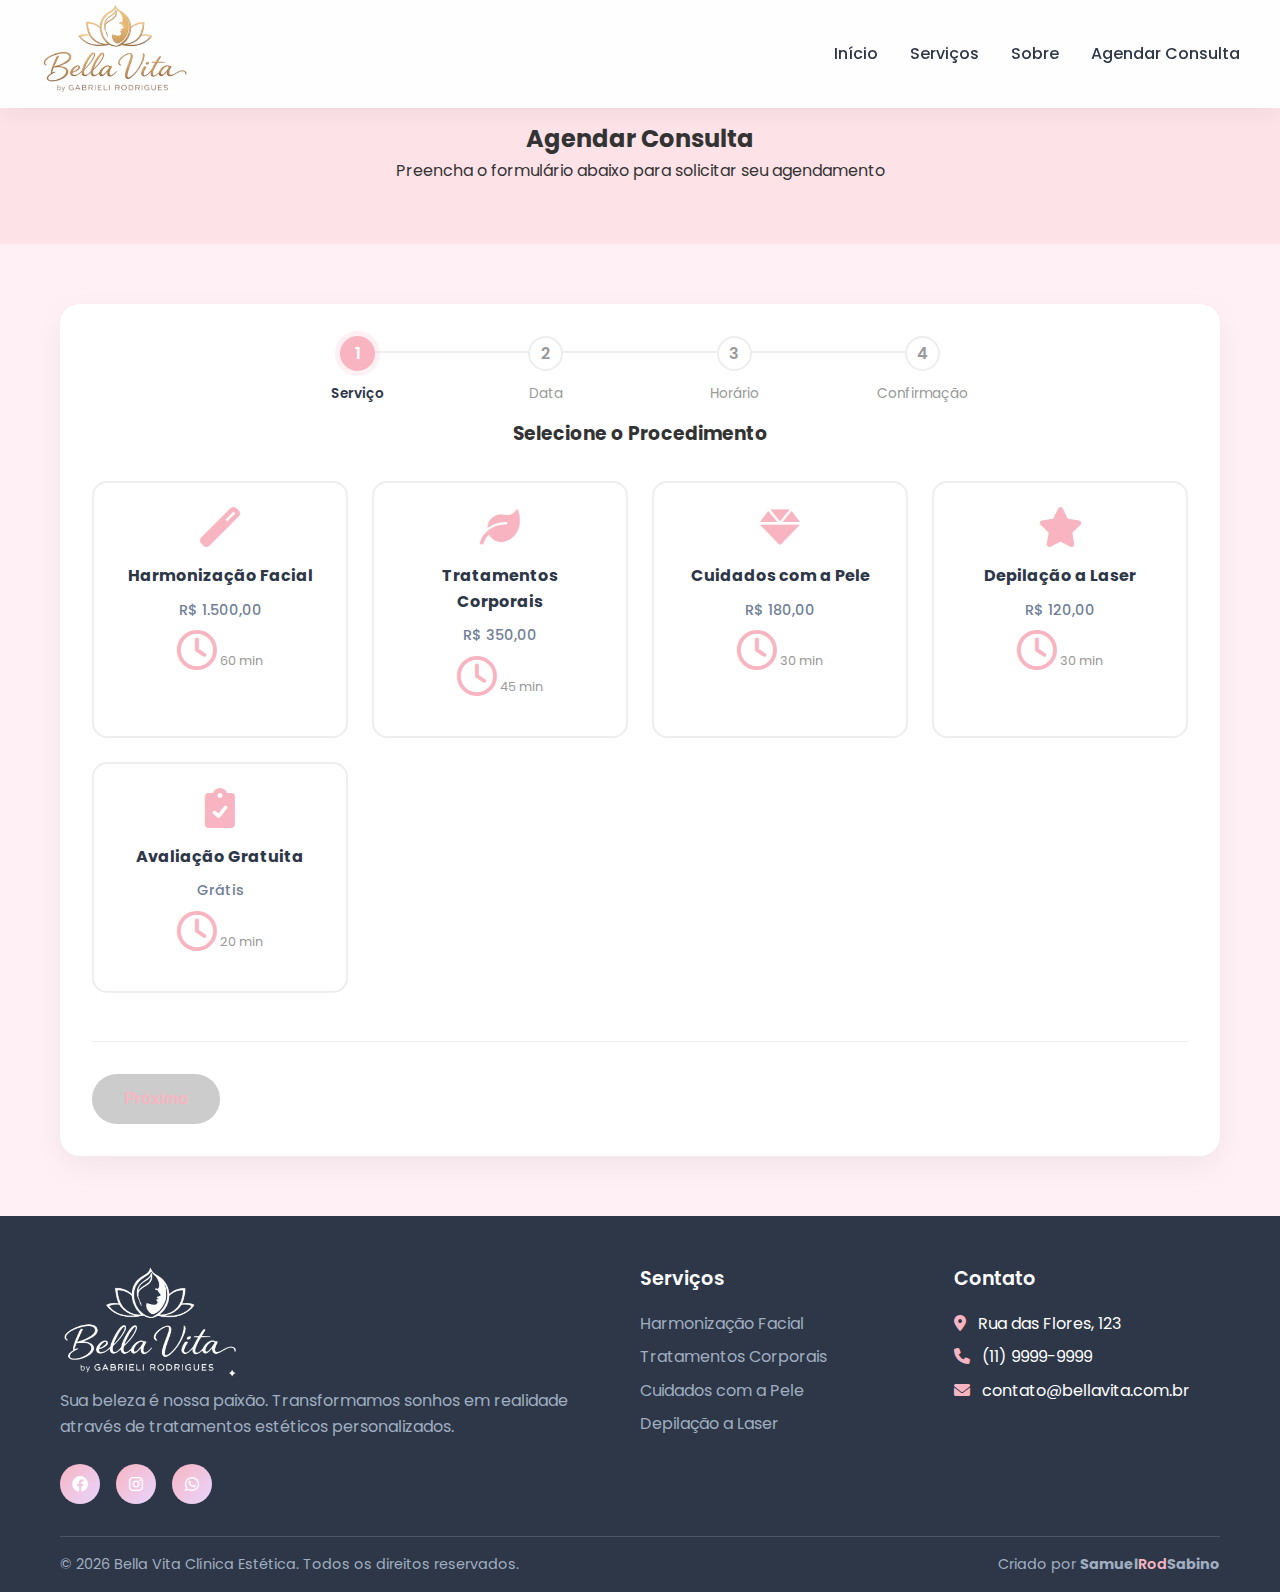
<file: agendamento.html>
<!DOCTYPE html>
<html lang="pt-BR">
<head>
    <meta charset="UTF-8">
    <meta name="viewport" content="width=device-width, initial-scale=1.0">
    <title>Agendar Consulta - Clínica Estética Bella Vita</title>
    <link rel="stylesheet" href="styles.css">
    <link rel="stylesheet" href="booking.css">
    <link href="https://fonts.googleapis.com/css2?family=Poppins:wght@300;400;500;600;700&display=swap" rel="stylesheet">
    <link rel="stylesheet" href="https://cdnjs.cloudflare.com/ajax/libs/font-awesome/6.0.0/css/all.min.css">
</head>
<body>
    <!-- Header -->
    <header class="header">
        <nav class="navbar">
            <div class="nav-container">
                <div class="logo">
                    <img src="assets/img/logo_png.png" alt="Bella Vita" width="150">
                </div>
                <ul class="nav-menu">
                    <li><a href="index.html#home">Início</a></li>
                    <li><a href="index.html#services">Serviços</a></li>
                    <li><a href="index.html#about">Sobre</a></li>
                    <li><a href="agendamento.html" class="active">Agendar Consulta</a></li>
                </ul>
                <div class="hamburger">
                    <span></span>
                    <span></span>
                    <span></span>
                </div>
            </div>
        </nav>
    </header>

    <!-- Page Header -->
    <section class="page-header" style="padding-top: 120px; padding-bottom: 60px; background-color: var(--soft-pink); text-align: center;">
        <div class="container">
            <h2>Agendar Consulta</h2>
            <p>Preencha o formulário abaixo para solicitar seu agendamento</p>
        </div>
    </section>

    <!-- Booking Section -->
    <section class="booking-section" style="padding: 60px 0; background-color: #fff0f5;">
        <div class="container">
            <div class="booking-wizard">
                <!-- Progress Bar -->
                <div class="wizard-progress">
                    <div class="progress-step active" data-label="Serviço">1</div>
                    <div class="progress-step" data-label="Data">2</div>
                    <div class="progress-step" data-label="Horário">3</div>
                    <div class="progress-step" data-label="Confirmação">4</div>
                </div>

                <!-- Step 1: Serviço -->
                <div class="step-content active" id="step1">
                    <h3 style="text-align: center; margin-bottom: 2rem;">Selecione o Procedimento</h3>
                    <div class="services-selection">
                        <!-- JS will populate this -->
                    </div>
                </div>

                <!-- Step 2: Data -->
                <div class="step-content" id="step2">
                    <h3 style="text-align: center; margin-bottom: 2rem;">Escolha a Data</h3>
                    <div class="calendar-container">
                        <div class="calendar-header">
                            <button id="prevMonth"><i class="fas fa-chevron-left"></i></button>
                            <span id="currentMonth" style="font-weight: 600;">Fevereiro 2026</span>
                            <button id="nextMonth"><i class="fas fa-chevron-right"></i></button>
                        </div>
                        <div class="calendar-grid">
                            <div class="weekday">Dom</div>
                            <div class="weekday">Seg</div>
                            <div class="weekday">Ter</div>
                            <div class="weekday">Qua</div>
                            <div class="weekday">Qui</div>
                            <div class="weekday">Sex</div>
                            <div class="weekday">Sáb</div>
                            <!-- JS will populate days -->
                        </div>
                    </div>
                </div>

                <!-- Step 3: Horário -->
                <div class="step-content" id="step3">
                    <h3 style="text-align: center; margin-bottom: 2rem;">Escolha o Horário</h3>
                    <div class="time-slots-grid" style="max-width: 600px; margin: 0 auto;">
                        <!-- JS will populate slots -->
                    </div>
                </div>

                <!-- Step 4: Confirmação -->
                <div class="step-content" id="step4">
                    <h3 style="text-align: center; margin-bottom: 2rem;">Seus Dados</h3>
                    <div class="user-details-form">
                        <div id="bookingSummary" class="booking-summary">
                            <!-- JS Summary -->
                        </div>
                        <form id="bookingForm" onsubmit="event.preventDefault();">
                            <div class="form-group">
                                <label for="name">Nome Completo</label>
                                <input type="text" id="name" placeholder="Seu Nome" required>
                            </div>
                            <div class="form-group">
                                <label for="email">E-mail</label>
                                <input type="email" id="email" placeholder="Seu E-mail" required>
                            </div>
                            <div class="form-group">
                                <label for="phone">Telefone / WhatsApp</label>
                                <input type="tel" id="phone" placeholder="(DDD) 99999-9999" required>
                            </div>
                            <div class="form-group">
                                <label for="message">Observações (Opcional)</label>
                                <textarea id="message" placeholder="Alguma dúvida ou observação específica?" rows="3"></textarea>
                            </div>
                        </form>
                    </div>
                </div>

                <!-- Navigation Buttons -->
                <div class="wizard-navigation">
                    <button type="button" class="btn btn-secondary btn-prev hidden">Voltar</button>
                    <button type="button" class="btn btn-primary btn-next" disabled>Próximo</button>
                    <button type="submit" form="bookingForm" class="btn btn-primary btn-submit hidden">Confirmar Agendamento</button>
                </div>
            </div>
        </div>
    </section>

    <!-- Footer -->
    <footer class="footer">
        <div class="container">
            <div class="footer-content">
                <div class="footer-left">
                    <div class="footer-section">
                        <img src="assets/img/logo_branco.png" alt="Bella Vita" width="180">
                        <p>Sua beleza é nossa paixão. Transformamos sonhos em realidade através de tratamentos estéticos personalizados.</p>
                        <div class="social-links">
                            <a href="#"><i class="fab fa-facebook"></i></a>
                            <a href="#"><i class="fab fa-instagram"></i></a>
                            <a href="#"><i class="fab fa-whatsapp"></i></a>
                        </div>
                    </div>
                    <div class="footer-section">
                        <h4>Serviços</h4>
                        <ul>
                            <li><a href="#">Harmonização Facial</a></li>
                            <li><a href="#">Tratamentos Corporais</a></li>
                            <li><a href="#">Cuidados com a Pele</a></li>
                            <li><a href="#">Depilação a Laser</a></li>
                        </ul>
                    </div>
                    <div class="footer-section">
                        <h4>Contato</h4>
                        <ul>
                            <li><i class="fas fa-map-marker-alt"></i> Rua das Flores, 123</li>
                            <li><i class="fas fa-phone"></i> (11) 9999-9999</li>
                            <li><i class="fas fa-envelope"></i> contato@bellavita.com.br</li>
                        </ul>
                    </div>
                </div>
            </div>
            <div class="footer-bottom">
                <p>&copy; <script>document.write(new Date().getFullYear())</script> Bella Vita Clínica Estética. Todos os direitos reservados.</p>
                <p>Criado por <strong><a href="https://samuelrodsabino.vercel.app/" style="text-decoration: none; color: inherit;" target="_blank" rel="noopener noreferrer">Samuel<span class="highlight-name">Rod</span>Sabino</a></strong></p>
            </div>
        </div>
    </footer>

    <script src="booking.js"></script>
    <script>
        // Adiciona classe scrolled ao header para garantir visibilidade
        document.querySelector('.header').classList.add('scrolled');
    </script>
</body>
</html>
</file>
<file: booking.css>
/* Wizard Container */
.booking-wizard {
    background: #fff;
    border-radius: 20px;
    box-shadow: 0 10px 30px rgba(0,0,0,0.05);
    padding: 2rem;
    min-height: 500px;
}

/* Progress Bar */
.wizard-progress {
    display: flex;
    justify-content: space-between;
    margin-bottom: 3rem;
    position: relative;
    max-width: 600px;
    margin-left: auto;
    margin-right: auto;
}

.wizard-progress::before {
    content: '';
    position: absolute;
    top: 15px;
    left: 0;
    width: 100%;
    height: 2px;
    background: #eee;
    z-index: 1;
}

.progress-step {
    position: relative;
    z-index: 2;
    background: #fff;
    width: 35px;
    height: 35px;
    border-radius: 50%;
    border: 2px solid #eee;
    display: flex;
    align-items: center;
    justify-content: center;
    font-weight: 600;
    color: #999;
    transition: all 0.3s ease;
}

.progress-step.active {
    border-color: var(--primary-color);
    background: var(--primary-color);
    color: #fff;
    box-shadow: 0 0 0 5px rgba(248, 181, 193, 0.2);
}

.progress-step.completed {
    border-color: var(--primary-color);
    background: #fff;
    color: var(--primary-color);
}

.progress-step::after {
    content: attr(data-label);
    position: absolute;
    top: 45px;
    font-size: 0.85rem;
    white-space: nowrap;
    color: #999;
    font-weight: 400;
}

.progress-step.active::after,
.progress-step.completed::after {
    color: var(--text-dark);
    font-weight: 600;
}

/* Steps Content */
.step-content {
    display: none;
    animation: fadeIn 0.5s ease;
}

.step-content.active {
    display: block;
}

@keyframes fadeIn {
    from { opacity: 0; transform: translateY(10px); }
    to { opacity: 1; transform: translateY(0); }
}

/* Step 1: Services Grid */
.services-selection {
    display: grid;
    grid-template-columns: repeat(auto-fit, minmax(250px, 1fr));
    gap: 1.5rem;
}

.service-option {
    border: 2px solid #eee;
    border-radius: 15px;
    padding: 1.5rem;
    cursor: pointer;
    transition: all 0.3s ease;
    text-align: center;
}

.service-option:hover {
    border-color: var(--primary-color);
    transform: translateY(-5px);
}

.service-option.selected {
    border-color: var(--primary-color);
    background: rgba(248, 181, 193, 0.05);
    box-shadow: 0 4px 15px rgba(248, 181, 193, 0.2);
}

.service-option i {
    font-size: 2.5rem;
    color: var(--primary-color);
    margin-bottom: 1rem;
}

.service-option h4 {
    margin-bottom: 0.5rem;
    color: var(--text-dark);
}

.service-option .price {
    color: var(--text-light);
    font-weight: 500;
    font-size: 0.9rem;
}

.service-option .duration {
    font-size: 0.8rem;
    color: #999;
    margin-top: 0.5rem;
    display: block;
}

/* Step 2: Calendar */
.calendar-container {
    max-width: 400px;
    margin: 0 auto;
    background: #fff;
    border: 1px solid #eee;
    border-radius: 15px;
    overflow: hidden;
}

.calendar-header {
    display: flex;
    justify-content: space-between;
    align-items: center;
    padding: 1rem;
    background: var(--soft-pink);
    color: var(--text-dark);
}

.calendar-header button {
    background: none;
    border: none;
    cursor: pointer;
    font-size: 1.2rem;
    color: var(--text-dark);
    padding: 0.5rem;
    border-radius: 50%;
    transition: background 0.3s;
}

.calendar-header button:hover {
    background: rgba(255,255,255,0.5);
}

.calendar-grid {
    display: grid;
    grid-template-columns: repeat(7, 1fr);
    padding: 1rem;
    gap: 0.5rem;
}

.weekday {
    text-align: center;
    font-weight: 600;
    font-size: 0.8rem;
    color: #999;
    padding-bottom: 0.5rem;
}

.calendar-day {
    aspect-ratio: 1;
    display: flex;
    align-items: center;
    justify-content: center;
    cursor: pointer;
    border-radius: 50%;
    font-size: 0.9rem;
    transition: all 0.2s;
}

.calendar-day:hover:not(.disabled) {
    background: var(--soft-purple);
    color: var(--primary-color);
}

.calendar-day.selected {
    background: var(--primary-color);
    color: #fff;
}

.calendar-day.disabled {
    color: #ddd;
    cursor: not-allowed;
    background: #f9f9f9;
}

.calendar-day.today {
    border: 1px solid var(--primary-color);
}

/* Step 3: Time Slots */
.time-slots-grid {
    display: grid;
    grid-template-columns: repeat(auto-fill, minmax(100px, 1fr));
    gap: 1rem;
    margin-top: 1rem;
}

.time-slot {
    padding: 0.8rem;
    border: 1px solid #eee;
    background: #fff;
    border-radius: 10px;
    cursor: pointer;
    transition: all 0.3s;
    font-weight: 500;
    color: var(--text-dark);
}

.time-slot:hover:not(.disabled) {
    border-color: var(--primary-color);
    color: var(--primary-color);
}

.time-slot.selected {
    background: var(--primary-color);
    color: #fff;
    border-color: var(--primary-color);
}

.time-slot.disabled {
    background: #f5f5f5;
    color: #ccc;
    cursor: not-allowed;
    border-color: #eee;
    text-decoration: line-through;
}

/* Step 4: User Form */
.user-details-form {
    max-width: 600px;
    margin: 0 auto;
}

/* Navigation Buttons */
.wizard-navigation {
    display: flex;
    justify-content: space-between;
    margin-top: 3rem;
    padding-top: 2rem;
    border-top: 1px solid #eee;
}

.btn-prev {
    background: #eee;
    color: #666;
}

.btn-prev:hover {
    background: #ddd;
    color: #333;
    transform: none;
    box-shadow: none;
}

.btn-next:disabled {
    background-color: #ccc;
    cursor: not-allowed;
    transform: none;
    box-shadow: none;
}

.hidden {
    display: none !important;
}

/* Summary Box */
.booking-summary {
    background: var(--soft-blue);
    padding: 1.5rem;
    border-radius: 10px;
    margin-bottom: 2rem;
    border-left: 4px solid var(--accent-color);
}

.summary-item {
    display: flex;
    justify-content: space-between;
    margin-bottom: 0.5rem;
    padding-bottom: 0.5rem;
    border-bottom: 1px solid rgba(0,0,0,0.05);
}

.summary-item:last-child {
    border-bottom: none;
    margin-bottom: 0;
    padding-bottom: 0;
}

.summary-label {
    font-weight: 600;
    color: var(--text-dark);
}

.summary-value {
    color: var(--text-light);
}
</file>
<file: styles.css>
/* Reset e configurações básicas */
* {
    margin: 0;
    padding: 0;
    box-sizing: border-box;
}

body {
    font-family: 'Poppins', sans-serif;
    line-height: 1.6;
    color: #333;
    overflow-x: hidden;
}

/* Variáveis CSS para cores pastéis */
:root {
    --primary-color: #f8b5c1;
    --secondary-color: #e8d5ff;
    --accent-color: #b5e7f8;
    --soft-pink: #fde2e7;
    --soft-purple: #f3e8ff;
    --soft-blue: #e0f7ff;
    --soft-green: #e8f5e8;
    --text-dark: #2d3748;
    --text-light: #718096;
    --white: #ffffff;
    --gradient-primary: linear-gradient(135deg, #f8b5c1 0%, #e8d5ff 100%);
    --gradient-secondary: linear-gradient(135deg, #b5e7f8 0%, #e8d5ff 100%);
    --shadow-light: 0 4px 20px rgba(248, 181, 193, 0.15);
    --shadow-medium: 0 8px 30px rgba(248, 181, 193, 0.2);
}

/* Container padrão */
.container {
    max-width: 1200px;
    margin: 0 auto;
    padding: 0 20px;
}

/* Header */
.header {
    position: fixed;
    top: 0;
    width: 100%;
    background: transparent;
    z-index: 1000;
    transition: all 0.3s ease;
}

.header.scrolled {
    background: rgba(255, 255, 255, 0.95);
    backdrop-filter: blur(10px);
    box-shadow: 0 4px 20px rgba(0, 0, 0, 0.05);
}

.navbar {
    padding: 0.1rem 0;
}

.nav-container {
    max-width: 1200px;
    margin: 0 auto;
    padding: 0 auto;
    display: flex;
    justify-content: space-between;
    align-items: center;
}

.nav-menu {
    display: flex;
    list-style: none;
    gap: 2rem;
}

.nav-menu a {
    text-decoration: none;
    color: var(--white);
    font-weight: 500;
    transition: color 0.3s ease;
    position: relative;
}

.header.scrolled .nav-menu a {
    color: var(--text-dark);
}

.nav-menu a:hover {
    color: var(--white);
    opacity: 0.9;
}

.header.scrolled .nav-menu a:hover {
    color: var(--primary-color);
    opacity: 1;
}

.nav-menu a::after {
    content: '';
    position: absolute;
    bottom: -5px;
    left: 0;
    width: 0;
    height: 2px;
    background: var(--white);
    transition: width 0.3s ease;
}

.header.scrolled .nav-menu a::after {
    background: var(--gradient-primary);
}

.nav-menu a:hover::after {
    width: 100%;
}

/* Botão de destaque na navbar */
.nav-menu a.btn-highlight {
    background: var(--white);
    color: var(--primary-color);
    padding: 0.8rem 1.8rem;
    border-radius: 50px;
    font-weight: 600;
    box-shadow: 0 4px 15px rgba(0,0,0,0.1);
}

.nav-menu a.btn-highlight:hover {
    transform: translateY(-2px);
    box-shadow: 0 6px 20px rgba(0,0,0,0.15);
    background: var(--white);
    color: var(--primary-color);
}

.nav-menu a.btn-highlight::after {
    display: none;
}

.header.scrolled .nav-menu a.btn-highlight {
    background: var(--gradient-primary);
    color: var(--white);
}

.header.scrolled .nav-menu a.btn-highlight:hover {
    color: var(--white);
    opacity: 0.9;
}

.hamburger {
    display: none;
    flex-direction: column;
    cursor: pointer;
}

.hamburger span {
    width: 25px;
    height: 3px;
    background: var(--white);
    margin: 3px 0;
    transition: 0.3s;
}

.header.scrolled .hamburger span {
    background: var(--text-dark);
}

/* Hero Section */
.hero {
    min-height: 100vh;
    background: none;
    background-size: cover;
    background-position: center;
    background-attachment: fixed;
    display: flex;
    align-items: center;
    padding-top: 80px;
    position: relative;
    overflow: hidden;
}

.hero::before {
    content: '';
    position: absolute;
    top: 0;
    left: 0;
    right: 0;
    bottom: 0;
    background: linear-gradient(135deg, rgba(248, 181, 193, 0.6) 0%, rgba(232, 213, 255, 0.6) 100%);
    z-index: 1;
}

.hero-container {
    max-width: 1200px;
    margin: 0;
    padding: 0 5%;
    display: flex;
    flex-direction: column;
    justify-content: center;
    text-align: center;
    height: 100%;
    position: relative;
    z-index: 2;
}

.hero-video {
    position: absolute;
    top: 0;
    left: 0;
    width: 100%;
    height: 100%;
    object-fit: cover;
    z-index: 0;
}

.hero-content {
    max-width: 650px;
    margin: 0;
}

.hero-buttons {
    display: flex;
    gap: 1rem;
    flex-wrap: wrap;
    justify-content: center;
}

.hero-content h1 {
    font-size: 3.5rem;
    font-weight: 700;
    color: var(--white);
    margin-bottom: 1.5rem;
    line-height: 1.2;
}

.hero-content .highlight {
    background: linear-gradient(135deg, #ffffff 0%, #f0f0f0 100%);
    -webkit-background-clip: text;
    -webkit-text-fill-color: transparent;
    background-clip: text;
    text-shadow: 0 2px 10px rgba(255, 255, 255, 0.3);
}

.hero-content p {
    font-size: 1.2rem;
    color: rgba(255, 255, 255, 0.9);
    margin-bottom: 2.5rem;
    line-height: 1.8;
}

/* Botões */
.btn {
    display: inline-block;
    padding: 1rem 2rem;
    border-radius: 50px;
    text-decoration: none;
    font-weight: 600;
    transition: all 0.3s ease;
    border: none;
    cursor: pointer;
    font-size: 1rem;
    text-align: center;
}

.btn-primary {
    background: var(--white);
    color: var(--primary-color);
    box-shadow: var(--shadow-light);
}

.btn-primary:hover {
    transform: translateY(-2px);
    box-shadow: var(--shadow-medium);
    background: #f8f9fa;
}

.btn-secondary {
    background: transparent;
    color: var(--white);
    border: 2px solid var(--white);
}

.btn-secondary:hover {
    background: var(--white);
    color: var(--primary-color);
    transform: translateY(-2px);
}

.btn-large {
    padding: 1.2rem 3rem;
    font-size: 1.1rem;
}

.btn-full {
    width: 100%;
}

/* Seções */
.section-header {
    text-align: center;
    margin-bottom: 4rem;
}

.section-header h2 {
    font-size: 2.5rem;
    font-weight: 700;
    color: var(--text-dark);
    margin-bottom: 1rem;
    position: relative;
}

.section-header h2::after {
    content: '';
    position: absolute;
    bottom: -10px;
    left: 50%;
    transform: translateX(-50%);
    width: 60px;
    height: 4px;
    background: var(--gradient-primary);
    border-radius: 2px;
}

.section-header p {
    font-size: 1.1rem;
    color: var(--text-light);
    max-width: 600px;
    margin: 0 auto;
}

/* Services Section */
.services {
    padding: 6rem 0;
    background: var(--soft-pink);
}

.services-grid {
    display: grid;
    grid-template-columns: repeat(auto-fit, minmax(280px, 1fr));
    gap: 2rem;
}

.service-card {
    background: var(--white);
    padding: 2.5rem 2rem;
    border-radius: 20px;
    text-align: center;
    box-shadow: var(--shadow-light);
    transition: all 0.3s ease;
    position: relative;
    overflow: hidden;
}

.service-card::before {
    content: '';
    position: absolute;
    top: 0;
    left: 0;
    right: 0;
    height: 4px;
    background: var(--gradient-primary);
}

.service-card:hover {
    transform: translateY(-10px);
    box-shadow: var(--shadow-medium);
}

.service-icon {
    width: 80px;
    height: 80px;
    background: var(--gradient-secondary);
    border-radius: 50%;
    display: flex;
    align-items: center;
    justify-content: center;
    margin: 0 auto 1.5rem;
}

.service-icon i {
    font-size: 2rem;
    color: var(--white);
}

.service-card h3 {
    font-size: 1.5rem;
    font-weight: 600;
    color: var(--text-dark);
    margin-bottom: 1rem;
}

.service-card p {
    color: var(--text-light);
    margin-bottom: 1.5rem;
    line-height: 1.6;
}

.service-btn {
    color: var(--primary-color);
    text-decoration: none;
    font-weight: 600;
    transition: color 0.3s ease;
}

.service-btn:hover {
    color: var(--text-dark);
}

/* About Section */
.about {
    padding: 6rem 0;
    background: var(--white);
}

.about-content {
    display: grid;
    grid-template-columns: 1fr 1fr;
    gap: 4rem;
    align-items: center;
}

.about-text h2 {
    font-size: 2.5rem;
    font-weight: 700;
    color: var(--text-dark);
    margin-bottom: 1.5rem;
}

.about-text p {
    font-size: 1.1rem;
    color: var(--text-light);
    margin-bottom: 2rem;
    line-height: 1.8;
}

.about-features {
    display: flex;
    flex-direction: column;
    gap: 1.5rem;
}

.feature {
    display: flex;
    align-items: flex-start;
    gap: 1rem;
}

.feature i {
    font-size: 1.5rem;
    color: var(--primary-color);
    margin-top: 0.2rem;
}

.feature h4 {
    font-size: 1.2rem;
    font-weight: 600;
    color: var(--text-dark);
    margin-bottom: 0.5rem;
}

.feature p {
    color: var(--text-light);
    margin: 0;
}

.about-image {
    display: flex;
    justify-content: center;
    align-items: center;
}

.about-placeholder {
    width: 400px;
    height: 300px;
    background: var(--gradient-secondary);
    border-radius: 20px;
    display: flex;
    align-items: center;
    justify-content: center;
    box-shadow: var(--shadow-light);
}

.about-placeholder i {
    font-size: 4rem;
    color: var(--white);
    opacity: 0.8;
}

.about-image {
    width: 100%;
    max-width: 500px;
    aspect-ratio: 9/10;
    overflow: hidden;
    border-radius: 20px;
    box-shadow: var(--shadow-light);
    margin: 0 auto;
}

.about-image img, .about-video {
    width: 100%;
    height: 100%;
    object-fit: cover;
    display: block;
}

/* CTA Section */
.cta-section {
    padding: 6rem 0;
    background: var(--gradient-primary);
    text-align: center;
}

.cta-content h2 {
    font-size: 2.5rem;
    font-weight: 700;
    color: var(--white);
    margin-bottom: 1rem;
}

.cta-content p {
    font-size: 1.2rem;
    color: rgba(255, 255, 255, 0.9);
    margin-bottom: 2rem;
    max-width: 600px;
    margin-left: auto;
    margin-right: auto;
}

/* Contact Section */
.contact {
    padding: 6rem 0;
    background: var(--soft-purple);
}

.contact-content {
    display: grid;
    grid-template-columns: 1fr 1fr;
    gap: 4rem;
}

.contact-info {
    display: flex;
    flex-direction: column;
    gap: 2rem;
}

.contact-item {
    display: flex;
    align-items: flex-start;
    gap: 1rem;
    padding: 1.5rem;
    background: var(--white);
    border-radius: 15px;
    box-shadow: var(--shadow-light);
}

.contact-item i {
    font-size: 1.5rem;
    color: var(--primary-color);
    margin-top: 0.2rem;
}

.contact-item h4 {
    font-size: 1.2rem;
    font-weight: 600;
    color: var(--text-dark);
    margin-bottom: 0.5rem;
}

.contact-item p {
    color: var(--text-light);
    margin: 0;
}

.contact-form {
    background: var(--white);
    padding: 2.5rem;
    border-radius: 20px;
    box-shadow: var(--shadow-light);
}

.form-group {
    margin-bottom: 1.5rem;
}

.form-group input,
.form-group select,
.form-group textarea {
    width: 100%;
    padding: 1rem;
    border: 2px solid #e2e8f0;
    border-radius: 10px;
    font-size: 1rem;
    transition: border-color 0.3s ease;
    font-family: 'Poppins', sans-serif;
}

.form-group input:focus,
.form-group select:focus,
.form-group textarea:focus {
    outline: none;
    border-color: var(--primary-color);
}

.form-group textarea {
    resize: vertical;
    min-height: 100px;
}

/* Footer */
.footer {
    background: var(--text-dark);
    color: var(--white);
    padding: 3rem 0 1rem;
}

.footer-content {
    display: flex;
    justify-content: space-between;
    align-items: flex-start;
    gap: 3rem;
    margin-bottom: 2rem;
}

.footer-left {
    display: grid;
    grid-template-columns: 2fr 1fr 1fr;
    gap: 3rem;
    flex: 1;
}

.footer-right {
    display: flex;
    align-items: center;
    justify-content: flex-end;
}

.signature {
    text-align: right;
}

.signature p {
    font-size: 1rem;
    color: #a0aec0;
    margin: 0;
    font-weight: 500;
}

.signature a {
    color: #a0aec0;
    text-decoration: none;
    transition: color 0.3s ease;
}

.signature a:hover {
    color: var(--primary-color);
}

.signature a:hover .highlight-name {
    color: #ffffff;
}

.highlight-name {
    color: var(--primary-color);
    font-weight: 600;
    transition: color 0.3s ease;
}

.footer-section h3 {
    font-size: 1.5rem;
    font-weight: 700;
    margin-bottom: 1rem;
    background: var(--gradient-primary);
    -webkit-background-clip: text;
    -webkit-text-fill-color: transparent;
    background-clip: text;
}

.footer-section h4 {
    font-size: 1.2rem;
    font-weight: 600;
    margin-bottom: 1rem;
    color: var(--white);
}

.footer-section p {
    color: #a0aec0;
    line-height: 1.6;
    margin-bottom: 1.5rem;
}

.footer-section ul {
    list-style: none;
}

.footer-section ul li {
    margin-bottom: 0.5rem;
}

.footer-section ul li a {
    color: #a0aec0;
    text-decoration: none;
    transition: color 0.3s ease;
}

.footer-section ul li a:hover {
    color: var(--primary-color);
}

.footer-section ul li i {
    margin-right: 0.5rem;
    color: var(--primary-color);
}

.social-links {
    display: flex;
    gap: 1rem;
}

.social-links a {
    width: 40px;
    height: 40px;
    background: var(--gradient-primary);
    border-radius: 50%;
    display: flex;
    align-items: center;
    justify-content: center;
    color: var(--white);
    text-decoration: none;
    transition: transform 0.3s ease;
}

.social-links a:hover {
    transform: translateY(-2px);
}

.footer-bottom {
    border-top: 1px solid #4a5568;
    padding-top: 1rem;
    display: flex;
    justify-content: space-between;
    align-items: center;
    color: #a0aec0;
}

.footer-bottom p {
    margin: 0;
    font-size: 0.9rem;
    color: #a0aec0;
}

/* Animações */
@keyframes fadeInUp {
    from {
        opacity: 0;
        transform: translateY(30px);
    }
    to {
        opacity: 1;
        transform: translateY(0);
    }
}

@keyframes fadeInLeft {
    from {
        opacity: 0;
        transform: translateX(-30px);
    }
    to {
        opacity: 1;
        transform: translateX(0);
    }
}

@keyframes fadeInRight {
    from {
        opacity: 0;
        transform: translateX(30px);
    }
    to {
        opacity: 1;
        transform: translateX(0);
    }
}

.animate-fade-up {
    animation: fadeInUp 0.8s ease-out;
}

.animate-fade-left {
    animation: fadeInLeft 0.8s ease-out;
}

.animate-fade-right {
    animation: fadeInRight 0.8s ease-out;
}

/* Responsividade */
@media (max-width: 768px) {
    .nav-menu {
        position: fixed;
        left: -100%;
        top: 70px;
        flex-direction: column;
        background-color: var(--white);
        width: 100%;
        text-align: center;
        transition: 0.3s;
        box-shadow: var(--shadow-light);
        padding: 2rem 0;
    }

    .nav-menu.active {
        left: 0;
    }

    .hamburger {
        display: flex;
    }

    .hamburger.active span:nth-child(2) {
        opacity: 0;
    }

    .hamburger.active span:nth-child(1) {
        transform: translateY(8px) rotate(45deg);
    }

    .hamburger.active span:nth-child(3) {
        transform: translateY(-8px) rotate(-45deg);
    }

    .hero-container {
        grid-template-columns: 1fr;
        text-align: center;
        gap: 2rem;
    }

    .hero-content h1 {
        font-size: 2.5rem;
    }

    .hero-buttons {
        justify-content: center;
    }

    .hero-placeholder {
        width: 250px;
        height: 250px;
    }

    .section-header h2 {
        font-size: 2rem;
    }

    .services-grid {
        grid-template-columns: 1fr;
    }

    .about-content {
        grid-template-columns: 1fr;
        text-align: center;
    }

    .about-placeholder {
        width: 300px;
        height: 250px;
    }

    .contact-content {
        grid-template-columns: 1fr;
    }

    .footer-content {
        flex-direction: column;
        text-align: center;
        gap: 2rem;
    }

    .footer-left {
        grid-template-columns: 1fr;
    }

    .footer-right {
        justify-content: center;
    }

    .signature {
        text-align: center;
    }

    .footer-bottom {
        flex-direction: column;
        gap: 1rem;
        text-align: center;
    }

    .cta-content h2 {
        font-size: 2rem;
    }
}

@media (max-width: 480px) {
    .container {
        padding: 0 15px;
    }

    .hero-content h1 {
        font-size: 2rem;
    }

    .hero-content p {
        font-size: 1rem;
    }

    .btn {
        padding: 0.8rem 1.5rem;
        font-size: 0.9rem;
    }

    .btn-large {
        padding: 1rem 2rem;
        font-size: 1rem;
    }

    .service-card {
        padding: 2rem 1.5rem;
    }

    .contact-form {
        padding: 2rem 1.5rem;
    }

    .hero-placeholder {
        width: 200px;
        height: 200px;
    }

    .about-placeholder {
        width: 250px;
        height: 200px;
    }
}

/* Smooth scrolling */
html {
    scroll-behavior: smooth;
}

/* Scroll animations */
.scroll-animate {
    opacity: 0;
    transform: translateY(30px);
    transition: all 0.8s ease-out;
}

.scroll-animate.active {
    opacity: 1;
    transform: translateY(0);
}
</file>
